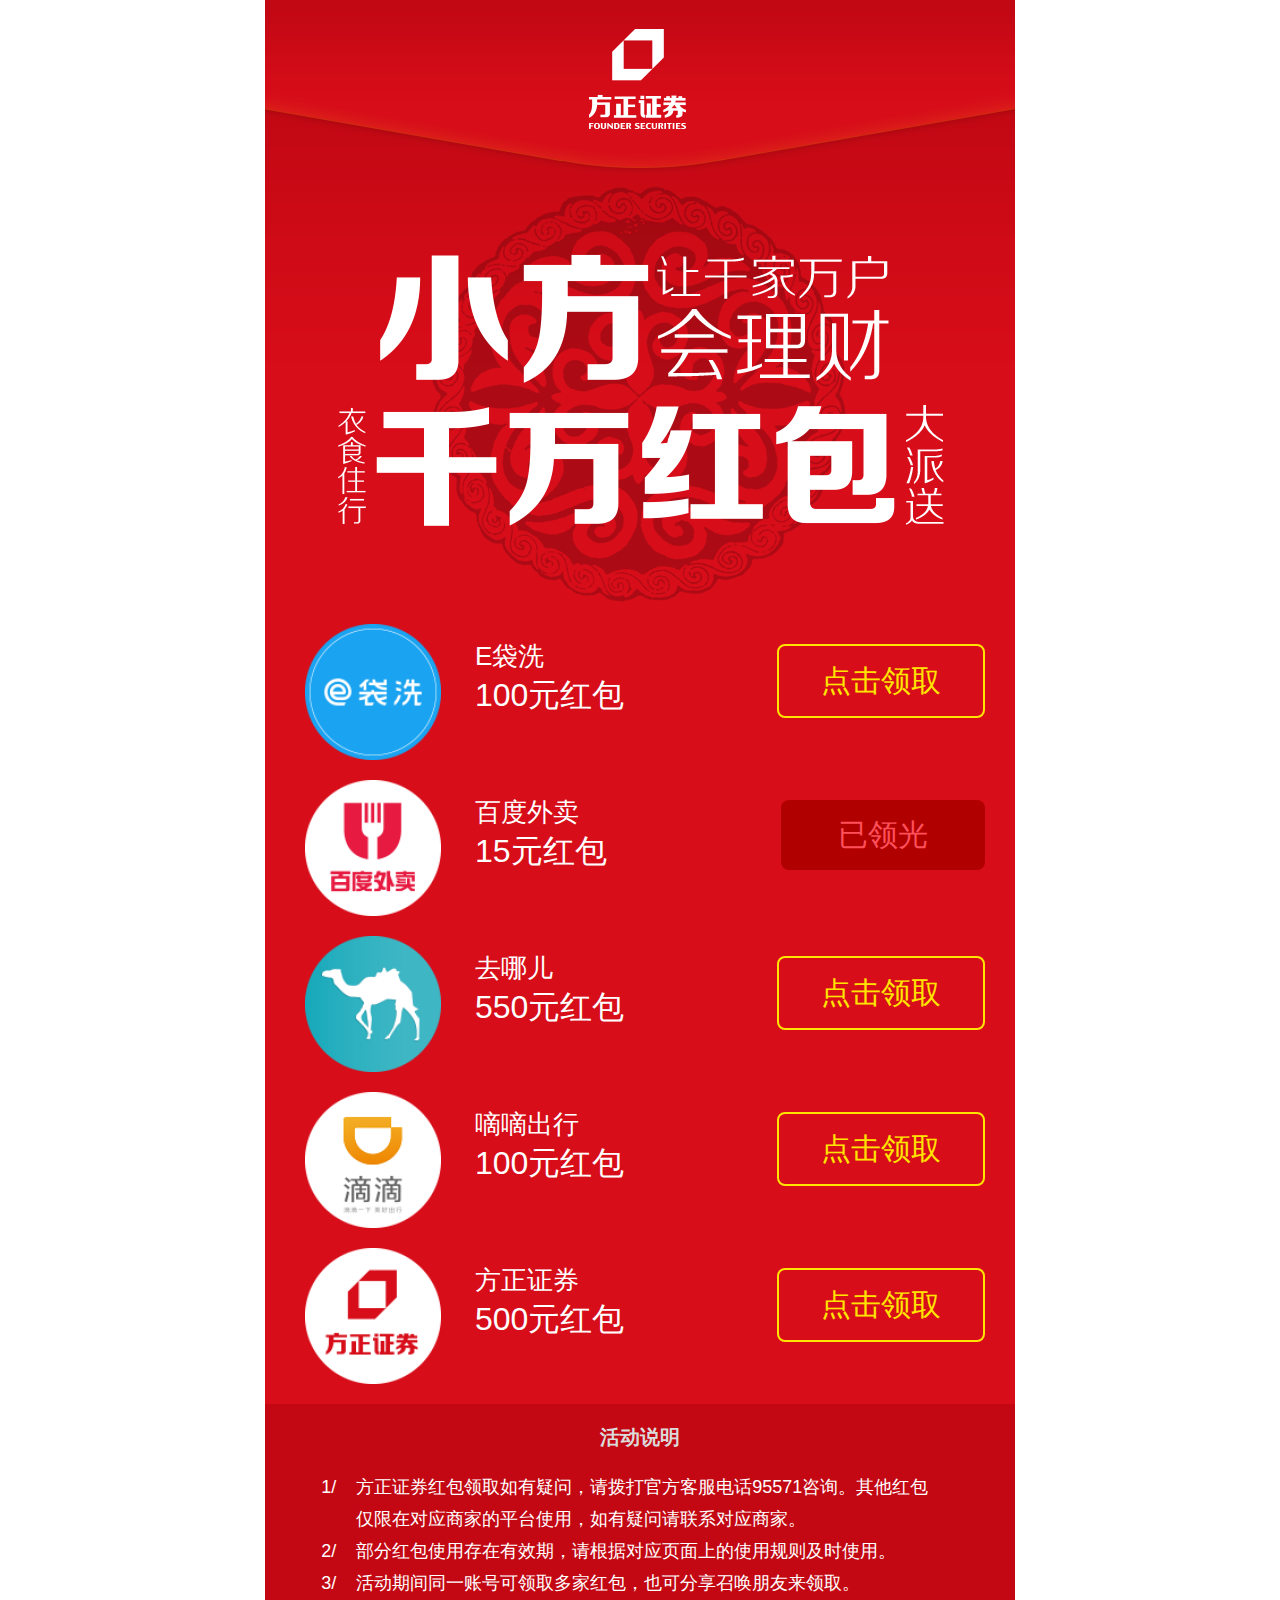
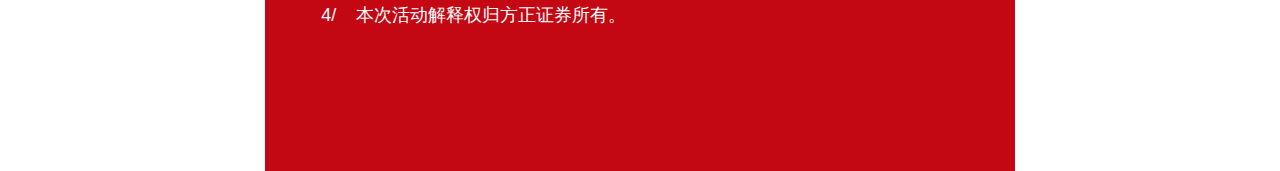
<file: index.html>
<!DOCTYPE html>
<html lang="en">
    <head>
        <meta charset="utf-8">
        <title>方正证券小方</title>
        <meta name="viewport" content="width=device-width, initial-scale=1, user-scalable=no">
        <meta content="yes" name="apple-mobile-web-app-capable">
        <meta content="black" name="apple-mobile-web-app-status-bar-style">
        <meta content="telephone=no" name="format-detection">
        <meta content="email=no" name="format-detection">
        <!-- Custom styles for this template -->
        <link href="css/f_edm.css" rel="stylesheet">
        <!-- jquery -->
        <script src="js/jquery.min.js"></script>
        <script src="js/f_edm.js"></script>
    </head>
    <body>

    <div class="f_edm_box">
        
        <!--  -->
        <div class="f_edm_item_1">
            <img src="imgs/f_edm_1.png" alt="">
            <img class="f_edm_item_2 jump" src="imgs/f_edm_2.png" alt="">
        </div>

        <!--  -->
        <div class="f_edm_c_list">
            <dl class="clearfix">
                <dt>
                    <img src="imgs/f_edm_c_logo_1.png" alt="">
                </dt>
                <dd>
                    <p>E袋洗</p>
                    <span>100元红包</span>
                    <a href="http://www.baidu.com/">点击领取</a>
                </dd>
            </dl>
            <dl class="clearfix">
                <dt>
                    <img src="imgs/f_edm_c_logo_2.png" alt="">
                </dt>
                <dd>
                    <p>百度外卖</p>
                    <span>15元红包</span>
                    <a class="overed" href="javascript:;">已领光</a>
                </dd>
            </dl>
            <dl class="clearfix">
                <dt>
                    <img src="imgs/f_edm_c_logo_3.png" alt="">
                </dt>
                <dd>
                    <p>去哪儿</p>
                    <span>550元红包</span>
                    <a href="javascript:;">点击领取</a>
                </dd>
            </dl>
            <dl class="clearfix">
                <dt>
                    <img src="imgs/f_edm_c_logo_4.png" alt="">
                </dt>
                <dd>
                    <p>嘀嘀出行</p>
                    <span>100元红包</span>
                    <a href="javascript:;">点击领取</a>
                </dd>
            </dl>
            <dl class="clearfix">
                <dt>
                    <img src="imgs/f_edm_c_logo_5.png" alt="">
                </dt>
                <dd>
                    <p>方正证券</p>
                    <span>500元红包</span>
                    <a href="javascript:;">点击领取</a>
                </dd>
            </dl>
        </div>
        
        <!--  -->
        <div class="f_edm_notice">
            <h4>活动说明</h4>
            <dl class="clearfix">
                <dt>1/</dt>
                <dd>方正证券红包领取如有疑问，请拨打官方客服电话95571咨询。其他红包仅限在对应商家的平台使用，如有疑问请联系对应商家。</dd>
            </dl>
            <dl class="clearfix">
                <dt>2/</dt>
                <dd>部分红包使用存在有效期，请根据对应页面上的使用规则及时使用。</dd>
            </dl>
            <dl class="clearfix">
                <dt>3/</dt>
                <dd>活动期间同一账号可领取多家红包，也可分享召唤朋友来领取。</dd>
            </dl>
            <dl class="clearfix">
                <dt>4/</dt>
                <dd>本次活动解释权归方正证券所有。</dd>
            </dl>
        </div>

        <div id="f_edm_share_btn">
            <a href="javascript:;">分享给朋友一起领取</a>
        </div>
    </div>

    </body>
</html>
<script src="js/jweixin-1.0.0.js"></script>
<script>
    /*
   * 注意：
   * 1. 所有的JS接口只能在公众号绑定的域名下调用，公众号开发者需要先登录微信公众平台进入“公众号设置”的“功能设置”里填写“JS接口安全域名”。
   * 2. 如果发现在 Android 不能分享自定义内容，请到官网下载最新的包覆盖安装，Android 自定义分享接口需升级至 6.0.2.58 版本及以上。
   * 3. 常见问题及完整 JS-SDK 文档地址：http://mp.weixin.qq.com/wiki/7/aaa137b55fb2e0456bf8dd9148dd613f.html
   *
   * 开发中遇到问题详见文档“附录5-常见错误及解决办法”解决，如仍未能解决可通过以下渠道反馈：
   * 邮箱地址：weixin-open@qq.com
   * 邮件主题：【微信JS-SDK反馈】具体问题
   * 邮件内容说明：用简明的语言描述问题所在，并交代清楚遇到该问题的场景，可附上截屏图片，微信团队会尽快处理你的反馈。
   */
  wx.config({
      debug: true,
      appId: 'wxf8b4f85f3a794e77',
      timestamp: 1442288091,
      nonceStr: '4cnIIoLwLjbDp5UL',
      signature: '839ea025d8bad56e77b42b35f017624d8dab42c6',
      jsApiList: [
        'onMenuShareTimeline',
        'onMenuShareQQ',
        'onMenuShareWeibo',
        'onMenuShareQZone'
      ]
  });
</script>
<script src="js/uploadWX.js"></script>
</file>
<file: css/f_edm.css>
/*
 * 方正微信落地页 
 * mr.sheak@gmail.com 20150914
 */
*{ margin: 0; padding:0;}
body{ 
    width: 100%;
    height: 100%;
    margin: 0;
    padding: 0;
    font-size: 14px;
    -webkit-text-size-adjust:100%; 
    -ms-text-size-adjust:100%;
    font-family: Helvetica,STHeiti STXihei, Microsoft JhengHei, Microsoft YaHei, Arial;
}
.clearfix:after{content:".";display:block;height:0;clear:both;visibility:hidden;}
.clearfix{zoom:1;display:inline-block;display:block;}
.hide{ display: none;}
.show{ display: block;}
img {
  display: block;
  border:0;
}

ol,ul,li{list-style:none; margin:0; padding:0;}


.jump{
-webkit-animation:bounceIn 1s .2s ease both;
-moz-animation:bounceIn 1s .2s ease both;}
@-webkit-keyframes bounceIn{
0%{opacity:0;-webkit-transform:scale(.3)}
50%{opacity:1;-webkit-transform:scale(1.05)}
70%{-webkit-transform:scale(.9)}
100%{-webkit-transform:scale(1)}
}
@-moz-keyframes bounceIn{
0%{opacity:0;-moz-transform:scale(.3)}
50%{opacity:1;-moz-transform:scale(1.05)}
70%{-moz-transform:scale(.9)}
100%{-moz-transform:scale(1)}
}


/*custom*/
.f_edm_box{
    max-width: 750px;
    margin: 0 auto;
    background-color: #d70d19;
    overflow: hidden;
}

.f_edm_item_1{
    position: relative;
}
.f_edm_item_1 img{
    display: block;
    width: 100%;
}
.f_edm_item_2{
    position: absolute;
    top:40%;
}


#f_edm_share_btn{
    display: none;
    position: fixed;
    max-width: 750px;
    margin: 0 auto;
    width: 100%;
    bottom:0;
    height: 80px;
    line-height: 80px;
    background-color: #ffe400;
    text-align: center;
}
#f_edm_share_btn a{
    display: block;
    text-align: center;
    font-size: 34px;
    color: #c30813;
    text-decoration: none;

} 

.f_edm_c_list{}
.f_edm_c_list dl{
    padding: 0 30px 20px 40px;
}
.f_edm_c_list dl dt{
    float: left;
    width: 20%;
}
.f_edm_c_list dl dt img{
    width: 100%;
}
.f_edm_c_list dl dd{
    float: right;
    position: relative;
    width: 75%;
}
.f_edm_c_list dl dd p{
    font-size: 26px;
    color: #fff;
    margin-top: 15px;
}
.f_edm_c_list dl dd span{
    font-size: 32px;
    color: #fff;
}
.f_edm_c_list dl dd a{
    position: absolute;
    top:20px;
    right: 0;
    display: block;
    width: 40%;
    height: 70px;
    line-height: 70px;
    text-align: center;
    border:2px solid #ffe400;
    text-decoration: none;
    border-radius: 8px;
    color: #ffe400;
    font-size: 30px;
}
.f_edm_c_list dl dd a.overed{
    background: #b10000;
    border: 0;
    color: #fd505b;
}

.f_edm_notice{
    background: #c30813;
    padding: 20px 0 140px;
}
.f_edm_notice h4{
    font-size: 20px;
    color: #dbdbdb;
    text-align: center;
    margin-bottom: 20px;
}
.f_edm_notice dl{
    width: 85%;
    margin: 0 auto;
    color: #fff;
    font-size: 18px;
    line-height: 32px;
    position: relative;
}
.f_edm_notice dl dt{
    float: left;
    width: 20px;
    position: absolute;
    top:0px;
}
.f_edm_notice dl dd{
    float: left;
    width: 90%;
    padding-left: 35px;
}

#share_dialog{
  background: #000; background-size: 100%;
  position: fixed;
  top:0;
  left:0;
  width: 100%;
  height: 100%;
  opacity: 0.8;
}
#dialogTips{
    text-align: center;
    width: 100%;
    position: fixed;
    top:0;
    left:0;
}
#dialogTips img{
    width: 100%;
}



/* 兼容视网膜屏 */
@media only screen and (-Webkit-min-device-pixel-ratio: 2) {
    body{font-size:11.5px!important}.viewport{max-width:320px}
    .f_edm_c_list dl{padding: 0 30px 30px 30px;}
    .f_edm_c_list dl dd{ width: 76%;}
    .f_edm_c_list dl dd a{ font-size: 20px; top:10px; width: 44%; height: 50px; line-height: 50px;}
    .f_edm_c_list dl dd p{font-size: 18px; margin-top: 10px;}
    .f_edm_c_list dl dd span{font-size: 22px;}
}
/* 兼容iphone4/4s */
@media (device-height:480px) and (-webkit-min-device-pixel-ratio:2){
    body{font-size:12.5px!important}.viewport{max-width:360px}
    .f_edm_c_list dl{padding: 0 30px 20px 30px;}
    .f_edm_c_list dl dd{ width: 76%;}
    .f_edm_c_list dl dd a{ font-size: 14px; top:5px; width: 45%; height: 35px; line-height: 35px;}
    .f_edm_c_list dl dd p{font-size: 14px; margin-top: 5px;}
    .f_edm_c_list dl dd span{font-size: 18px;}
    #f_edm_share_btn{ height: 50px; line-height: 50px;}
    #f_edm_share_btn a{ font-size: 22px;}
    .f_edm_notice h4{ font-size: 12px; margin-bottom: 10px;}
    .f_edm_notice dl dd{ padding-left: 25px; width: 90%;}
    .f_edm_notice dl{ width: 85%; font-size: 12px;}
    .f_edm_notice{ padding: 20px 0 80px;}
}
/* 兼容iphone5 */
@media (device-height:568px) and (-webkit-min-device-pixel-ratio:2){
    body{font-size:16px!important}.viewport{max-width:480px}
    .f_edm_c_list dl{padding: 0 30px 25px 30px;}
    .f_edm_c_list dl dd{ width: 76%;}
    .f_edm_c_list dl dd a{ font-size: 14px; top:5px; width: 45%; height: 35px; line-height: 35px;}
    .f_edm_c_list dl dd p{font-size: 14px; margin-top: 5px;}
    .f_edm_c_list dl dd span{font-size: 18px;}
    #f_edm_share_btn{ height: 50px; line-height: 50px;}
    #f_edm_share_btn a{ font-size: 20px;}
    .f_edm_notice h4{ font-size: 12px; margin-bottom: 10px;}
    .f_edm_notice dl dd{ padding-left: 25px; width: 90%;}
    .f_edm_notice dl{ width: 85%; font-size: 12px;}
    .f_edm_notice{ padding: 20px 0 85px;}
}
/* 兼容iphone6 */
@media (device-height:667px) and (-webkit-min-device-pixel-ratio:2){
    body{font-size:16px!important}.viewport{max-width:667px}
    .f_edm_c_list dl{padding: 0 30px 30px 30px;}
    .f_edm_c_list dl dd a{ font-size: 18px; top:7px; width: 44%; height: 45px; line-height: 45px;}
    .f_edm_c_list dl dd p{font-size: 16px; margin-top: 5px;}
    .f_edm_c_list dl dd span{font-size: 20px;}
    #f_edm_share_btn{ height: 60px; line-height: 60px;}
    #f_edm_share_btn a{ font-size: 28px;}
    .f_edm_notice h4{ font-size: 14px; margin-bottom: 10px;}
    .f_edm_notice dl dd{ padding-left: 30px; width: 90%;}
    .f_edm_notice dl{ width: 85%; font-size: 14px;}
    .f_edm_notice{ padding: 20px 0 90px;}
}
/* 兼容iphone6 Plus */
@media (device-height:736px) and (-webkit-min-device-pixel-ratio:2){
    body{font-size:16px!important}.viewport{max-width:750px}
    .f_edm_c_list dl{padding: 0 30px 30px 30px;}
    .f_edm_c_list dl dd a{ font-size: 20px; top:10px; width: 44%; height: 50px; line-height: 50px;}
    .f_edm_c_list dl dd p{font-size: 16px; margin-top: 10px;}
    .f_edm_c_list dl dd span{font-size: 20px;}
    #f_edm_share_btn{ height: 60px; line-height: 60px;}
    #f_edm_share_btn a{ font-size: 28px;}
    .f_edm_notice h4{ font-size: 16px; margin-bottom: 10px;}
    .f_edm_notice dl dd{ padding-left: 30px; width: 90%;}
    .f_edm_notice dl{ width: 85%; font-size: 16px;}
    .f_edm_notice{ padding: 20px 0 95px;}
}



/* 活动页面iframe */
#ticketFrame{
    width: 100%;
    height: 100%;
    margin: 0;
    padding: 0;
    border:0;
    /*border: 1px solid #f00;*/
}
</file>
